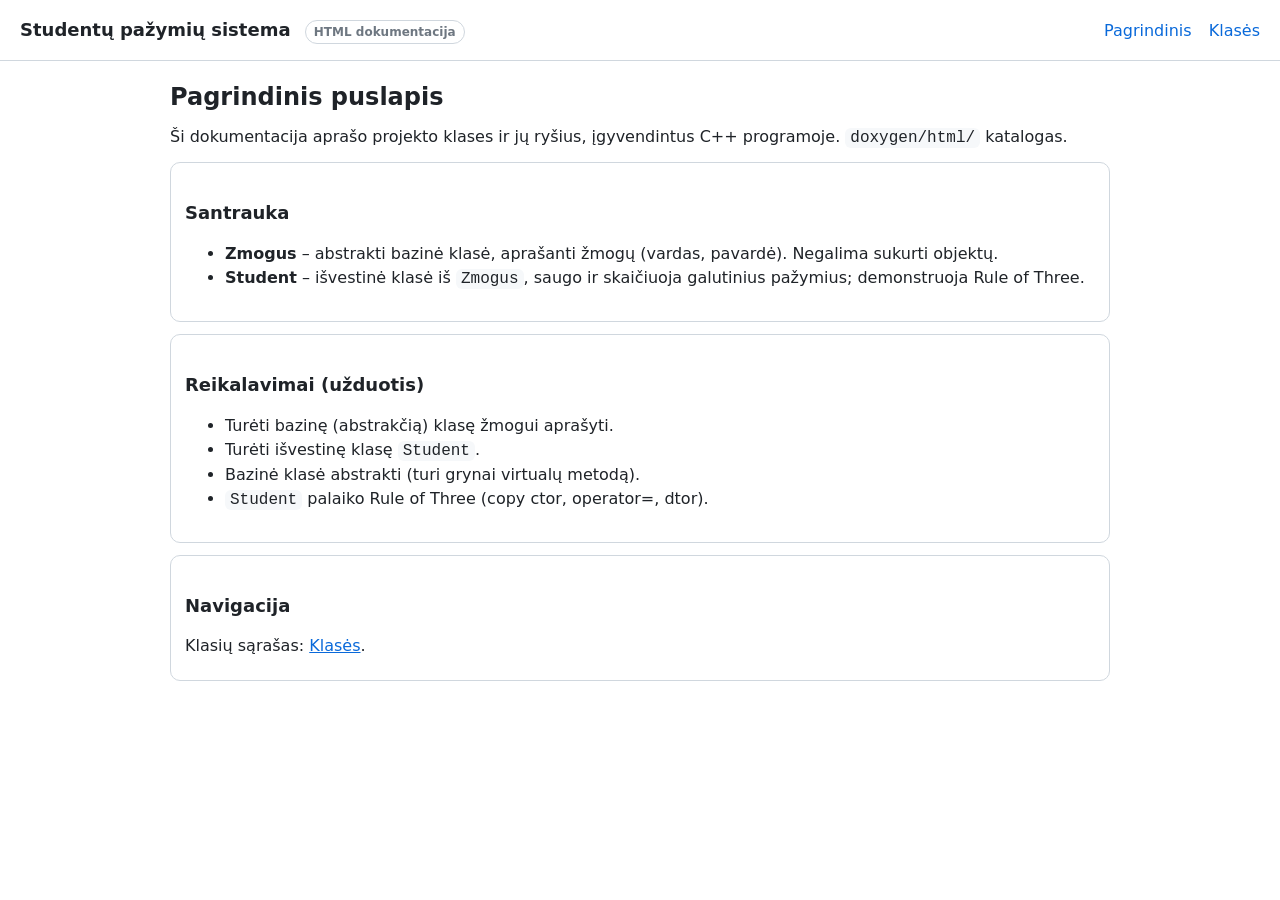
<file: Doxygen/HTML/index.html>
<!doctype html>
<html lang="lt">
<head>
  <meta charset="utf-8" />
  <meta name="viewport" content="width=device-width, initial-scale=1" />
  <title>Studentų pažymių sistema – Dokumentacija</title>
  <link rel="stylesheet" href="style.css" />
</head>
<body>
  <header>
    <div class="title">Studentų pažymių sistema <span class="badge">HTML dokumentacija</span></div>
    <nav>
      <a href="index.html">Pagrindinis</a>
      <a href="classes.html">Klasės</a>
    </nav>
  </header>

  <main>
    <h1>Pagrindinis puslapis</h1>
    <p>
      Ši dokumentacija aprašo projekto klases ir jų ryšius, įgyvendintus C++ programoje.
      <code>doxygen/html/</code> katalogas.
    </p>

    <div class="box">
      <h2>Santrauka</h2>
      <ul>
        <li><b>Zmogus</b> – abstrakti bazinė klasė, aprašanti žmogų (vardas, pavardė). Negalima sukurti objektų.</li>
        <li><b>Student</b> – išvestinė klasė iš <code>Zmogus</code>, saugo ir skaičiuoja galutinius pažymius; demonstruoja Rule of Three.</li>
      </ul>
    </div>

    <div class="box">
      <h2>Reikalavimai (užduotis)</h2>
      <ul>
        <li>Turėti bazinę (abstrakčią) klasę žmogui aprašyti.</li>
        <li>Turėti išvestinę klasę <code>Student</code>.</li>
        <li>Bazinė klasė abstrakti (turi grynai virtualų metodą).</li>
        <li><code>Student</code> palaiko Rule of Three (copy ctor, operator=, dtor).</li>
      </ul>
    </div>

    <div class="box">
      <h2>Navigacija</h2>
      <p>
        Klasių sąrašas: <a href="classes.html">Klasės</a>.
      </p>
    </div>
  </main>
</body>
</html>
</file>
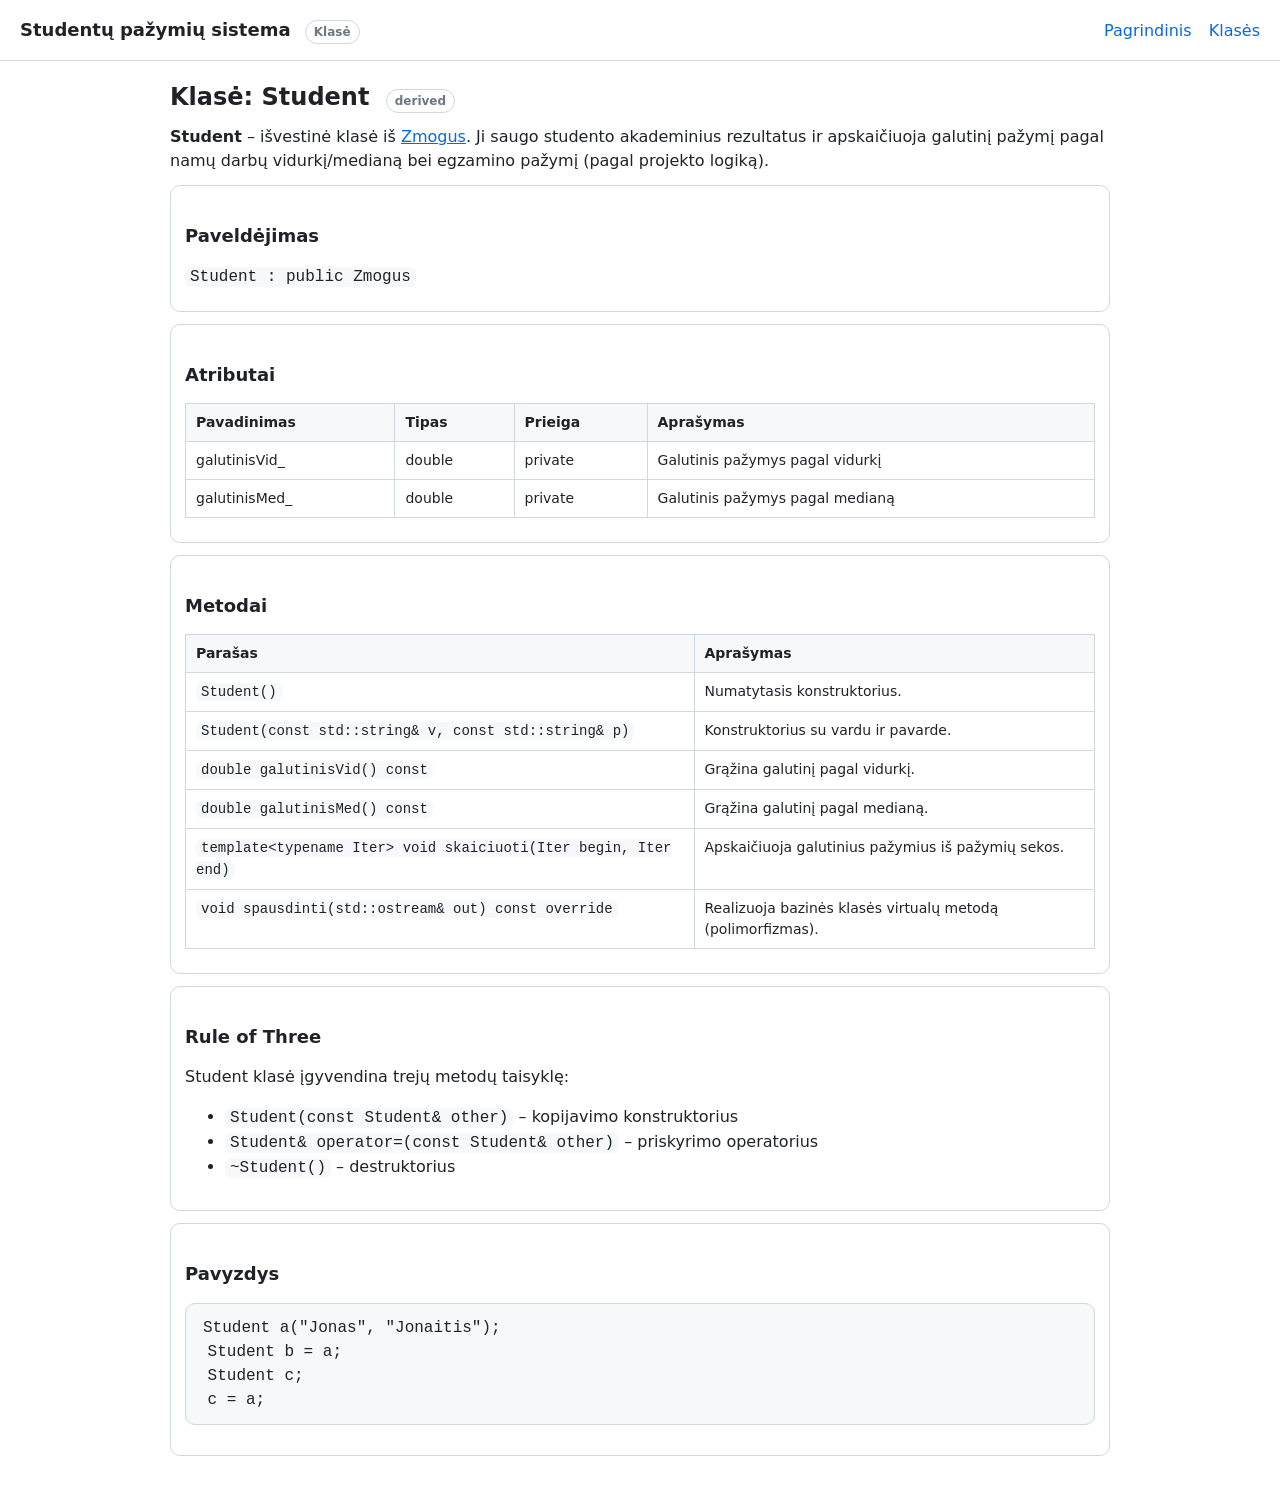
<file: Doxygen/HTML/class_student.html>
<!doctype html>
<html lang="lt">
<head>
  <meta charset="utf-8" />
  <meta name="viewport" content="width=device-width, initial-scale=1" />
  <title>Student klasė – Dokumentacija</title>
  <link rel="stylesheet" href="style.css" />
</head>
<body>
  <header>
    <div class="title">Studentų pažymių sistema <span class="badge">Klasė</span></div>
    <nav>
      <a href="index.html">Pagrindinis</a>
      <a href="classes.html">Klasės</a>
    </nav>
  </header>

  <main>
    <h1>Klasė: Student <span class="badge">derived</span></h1>
    <p>
      <b>Student</b> – išvestinė klasė iš <a href="class_zmogus.html">Zmogus</a>.
      Ji saugo studento akademinius rezultatus ir apskaičiuoja galutinį pažymį pagal
      namų darbų vidurkį/medianą bei egzamino pažymį (pagal projekto logiką).
    </p>

    <div class="box">
      <h2>Paveldėjimas</h2>
      <p><code>Student : public Zmogus</code></p>
    </div>

    <div class="box">
      <h2>Atributai</h2>
      <table>
        <thead><tr><th>Pavadinimas</th><th>Tipas</th><th>Prieiga</th><th>Aprašymas</th></tr></thead>
        <tbody>
          <tr><td>galutinisVid_</td><td>double</td><td>private</td><td>Galutinis pažymys pagal vidurkį</td></tr>
          <tr><td>galutinisMed_</td><td>double</td><td>private</td><td>Galutinis pažymys pagal medianą</td></tr>
        </tbody>
      </table>
    </div>

    <div class="box">
      <h2>Metodai</h2>
      <table>
        <thead><tr><th>Parašas</th><th>Aprašymas</th></tr></thead>
        <tbody>
          <tr><td><code>Student()</code></td><td>Numatytasis konstruktorius.</td></tr>
          <tr><td><code>Student(const std::string&amp; v, const std::string&amp; p)</code></td><td>Konstruktorius su vardu ir pavarde.</td></tr>
          <tr><td><code>double galutinisVid() const</code></td><td>Grąžina galutinį pagal vidurkį.</td></tr>
          <tr><td><code>double galutinisMed() const</code></td><td>Grąžina galutinį pagal medianą.</td></tr>
          <tr><td><code>template&lt;typename Iter&gt; void skaiciuoti(Iter begin, Iter end)</code></td><td>Apskaičiuoja galutinius pažymius iš pažymių sekos.</td></tr>
          <tr><td><code>void spausdinti(std::ostream&amp; out) const override</code></td><td>Realizuoja bazinės klasės virtualų metodą (polimorfizmas).</td></tr>
        </tbody>
      </table>
    </div>

    <div class="box">
      <h2>Rule of Three</h2>
      <p>Student klasė įgyvendina trejų metodų taisyklę:</p>
      <ul>
        <li><code>Student(const Student&amp; other)</code> – kopijavimo konstruktorius</li>
        <li><code>Student&amp; operator=(const Student&amp; other)</code> – priskyrimo operatorius</li>
        <li><code>~Student()</code> – destruktorius</li>
      </ul>
    </div>

    <div class="box">
      <h2>Pavyzdys</h2>
      <pre><code>Student a("Jonas", "Jonaitis");
 Student b = a;   
 Student c;
 c = a;           
</code></pre>
    </div>
  </main>
</body>
</html>
</file>
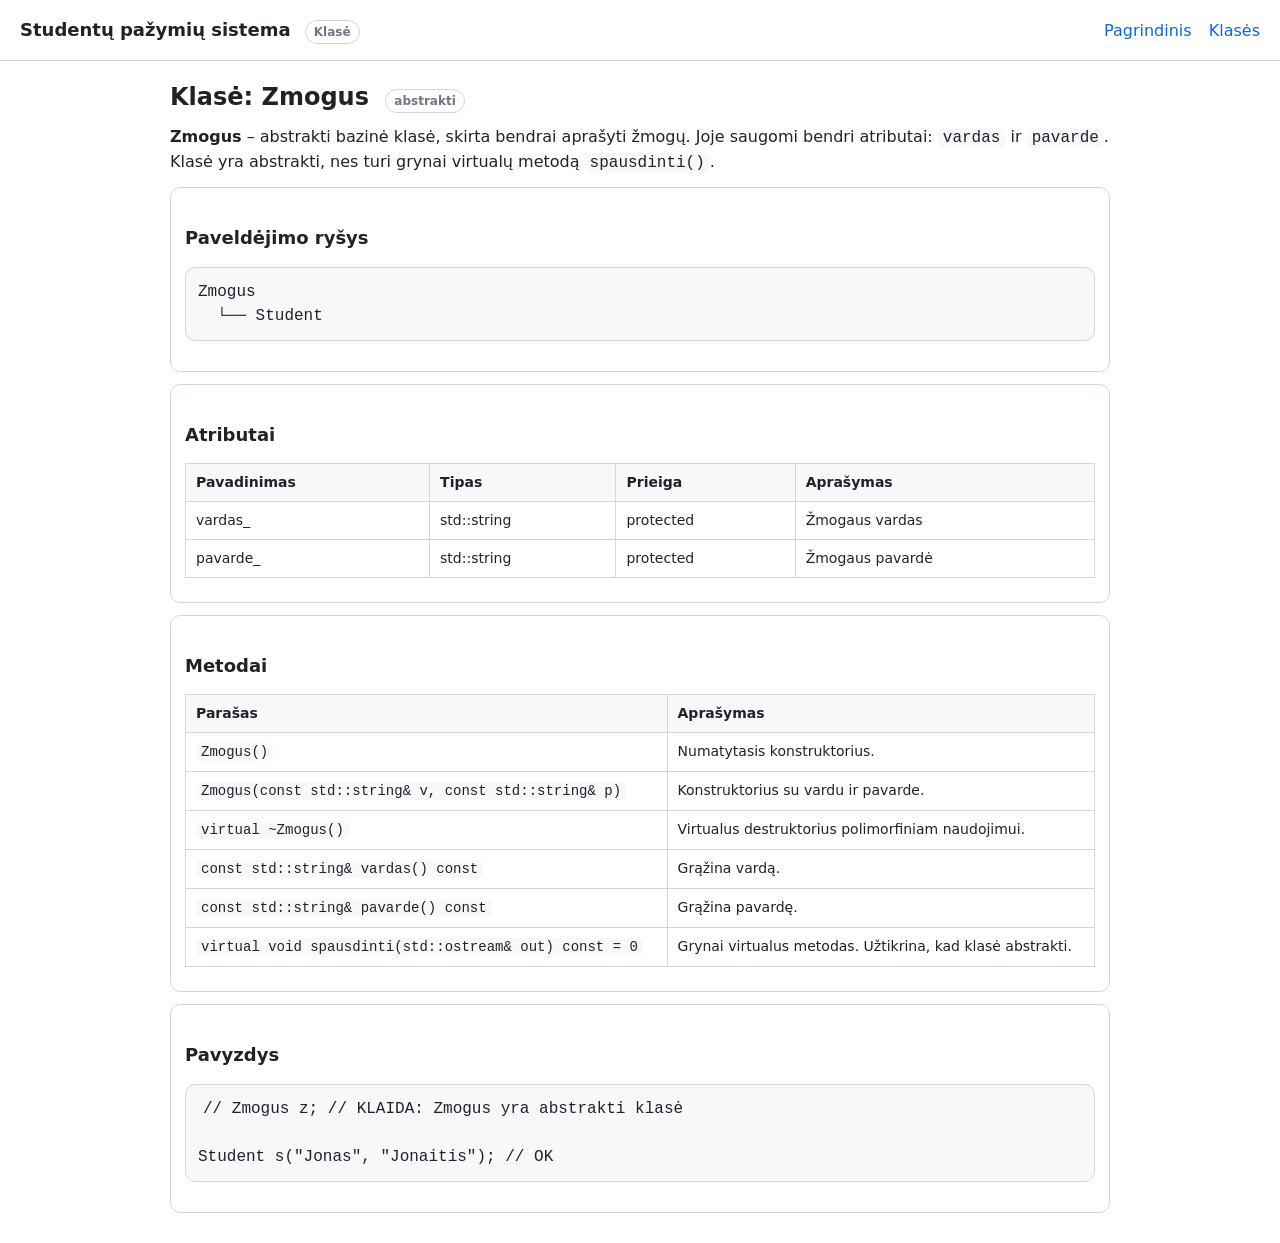
<file: Doxygen/HTML/class_zmogus.html>
<!doctype html>
<html lang="lt">
<head>
  <meta charset="utf-8" />
  <meta name="viewport" content="width=device-width, initial-scale=1" />
  <title>Zmogus klasė – Dokumentacija</title>
  <link rel="stylesheet" href="style.css" />
</head>
<body>
  <header>
    <div class="title">Studentų pažymių sistema <span class="badge">Klasė</span></div>
    <nav>
      <a href="index.html">Pagrindinis</a>
      <a href="classes.html">Klasės</a>
    </nav>
  </header>

  <main>
    <h1>Klasė: Zmogus <span class="badge">abstrakti</span></h1>
    <p>
      <b>Zmogus</b> – abstrakti bazinė klasė, skirta bendrai aprašyti žmogų.
      Joje saugomi bendri atributai: <code>vardas</code> ir <code>pavarde</code>.
      Klasė yra abstrakti, nes turi grynai virtualų metodą <code>spausdinti()</code>.
    </p>

    <div class="box">
      <h2>Paveldėjimo ryšys</h2>
      <pre>Zmogus
  └── Student</pre>
    </div>

    <div class="box">
      <h2>Atributai</h2>
      <table>
        <thead><tr><th>Pavadinimas</th><th>Tipas</th><th>Prieiga</th><th>Aprašymas</th></tr></thead>
        <tbody>
          <tr><td>vardas_</td><td>std::string</td><td>protected</td><td>Žmogaus vardas</td></tr>
          <tr><td>pavarde_</td><td>std::string</td><td>protected</td><td>Žmogaus pavardė</td></tr>
        </tbody>
      </table>
    </div>

    <div class="box">
      <h2>Metodai</h2>
      <table>
        <thead><tr><th>Parašas</th><th>Aprašymas</th></tr></thead>
        <tbody>
          <tr>
            <td><code>Zmogus()</code></td>
            <td>Numatytasis konstruktorius.</td>
          </tr>
          <tr>
            <td><code>Zmogus(const std::string&amp; v, const std::string&amp; p)</code></td>
            <td>Konstruktorius su vardu ir pavarde.</td>
          </tr>
          <tr>
            <td><code>virtual ~Zmogus()</code></td>
            <td>Virtualus destruktorius polimorfiniam naudojimui.</td>
          </tr>
          <tr>
            <td><code>const std::string&amp; vardas() const</code></td>
            <td>Grąžina vardą.</td>
          </tr>
          <tr>
            <td><code>const std::string&amp; pavarde() const</code></td>
            <td>Grąžina pavardę.</td>
          </tr>
          <tr>
            <td><code>virtual void spausdinti(std::ostream&amp; out) const = 0</code></td>
            <td>Grynai virtualus metodas. Užtikrina, kad klasė abstrakti.</td>
          </tr>
        </tbody>
      </table>
    </div>

    <div class="box">
      <h2>Pavyzdys</h2>
      <pre><code>// Zmogus z; // KLAIDA: Zmogus yra abstrakti klasė

Student s("Jonas", "Jonaitis"); // OK
</code></pre>
    </div>
  </main>
</body>
</html>
</file>
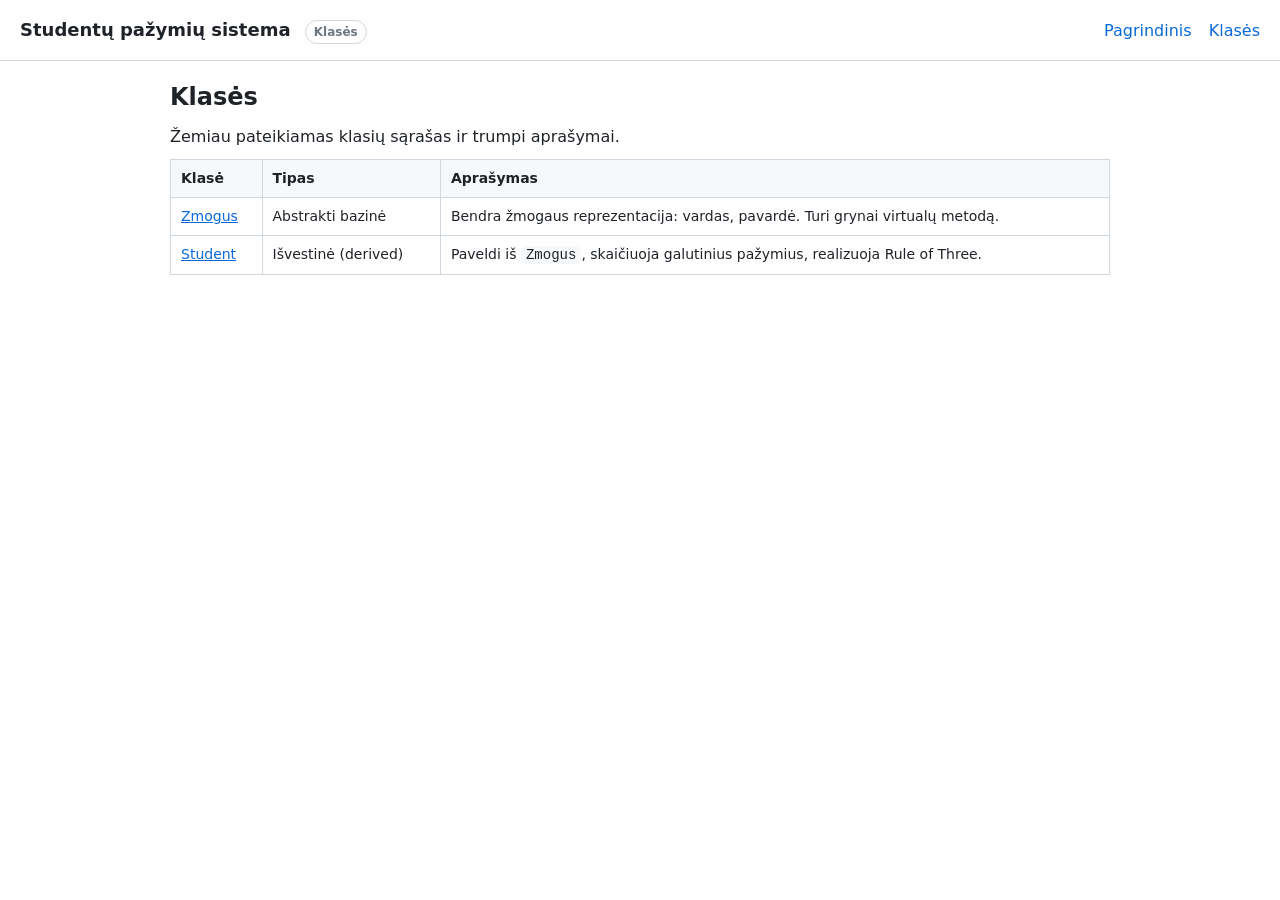
<file: Doxygen/HTML/classes.html>
<!doctype html>
<html lang="lt">
<head>
  <meta charset="utf-8" />
  <meta name="viewport" content="width=device-width, initial-scale=1" />
  <title>Klasės – Studentų pažymių sistema</title>
  <link rel="stylesheet" href="style.css" />
</head>
<body>
  <header>
    <div class="title">Studentų pažymių sistema <span class="badge">Klasės</span></div>
    <nav>
      <a href="index.html">Pagrindinis</a>
      <a href="classes.html">Klasės</a>
    </nav>
  </header>

  <main>
    <h1>Klasės</h1>
    <p>Žemiau pateikiamas klasių sąrašas ir trumpi aprašymai.</p>

    <table>
      <thead>
        <tr>
          <th>Klasė</th>
          <th>Tipas</th>
          <th>Aprašymas</th>
        </tr>
      </thead>
      <tbody>
        <tr>
          <td><a href="class_zmogus.html">Zmogus</a></td>
          <td>Abstrakti bazinė</td>
          <td>Bendra žmogaus reprezentacija: vardas, pavardė. Turi grynai virtualų metodą.</td>
        </tr>
        <tr>
          <td><a href="class_student.html">Student</a></td>
          <td>Išvestinė (derived)</td>
          <td>Paveldi iš <code>Zmogus</code>, skaičiuoja galutinius pažymius, realizuoja Rule of Three.</td>
        </tr>
      </tbody>
    </table>
  </main>
</body>
</html>
</file>
<file: Doxygen/HTML/style.css>
:root {
  --bg: #ffffff;
  --fg: #1f2328;
  --muted: #6e7781;
  --link: #0969da;
  --border: #d0d7de;
  --codebg: #f6f8fa;
}

* { box-sizing: border-box; }
body {
  margin: 0;
  font-family: system-ui, -apple-system, Segoe UI, Roboto, Arial, sans-serif;
  color: var(--fg);
  background: var(--bg);
  line-height: 1.5;
}

header {
  border-bottom: 1px solid var(--border);
  padding: 16px 20px;
  display: flex;
  align-items: baseline;
  justify-content: space-between;
  gap: 12px;
}
header .title { font-weight: 700; font-size: 18px; }
header nav a {
  margin-left: 12px;
  text-decoration: none;
  color: var(--link);
}
main { padding: 18px 20px; max-width: 980px; margin: 0 auto; }

h1 { font-size: 24px; margin: 0 0 10px; }
h2 { font-size: 18px; margin-top: 22px; }
p { margin: 8px 0; color: var(--fg); }

.badge {
  display: inline-block;
  font-size: 12px;
  padding: 2px 8px;
  border: 1px solid var(--border);
  border-radius: 999px;
  color: var(--muted);
  background: #fff;
  margin-left: 8px;
}

.box {
  border: 1px solid var(--border);
  border-radius: 10px;
  padding: 14px;
  background: #fff;
  margin: 12px 0;
}

table {
  width: 100%;
  border-collapse: collapse;
  margin: 10px 0;
  font-size: 14px;
}
th, td {
  border: 1px solid var(--border);
  padding: 8px 10px;
  vertical-align: top;
}
th { background: var(--codebg); text-align: left; }

code, pre {
  font-family: ui-monospace, SFMono-Regular, Menlo, Consolas, "Liberation Mono", monospace;
}
code { background: var(--codebg); padding: 1px 5px; border-radius: 6px; }
pre {
  background: var(--codebg);
  padding: 12px;
  border-radius: 10px;
  border: 1px solid var(--border);
  overflow: auto;
}

a { color: var(--link); }
small { color: var(--muted); }

footer {
  border-top: 1px solid var(--border);
  padding: 14px 20px;
  color: var(--muted);
  font-size: 12px;
}
</file>
